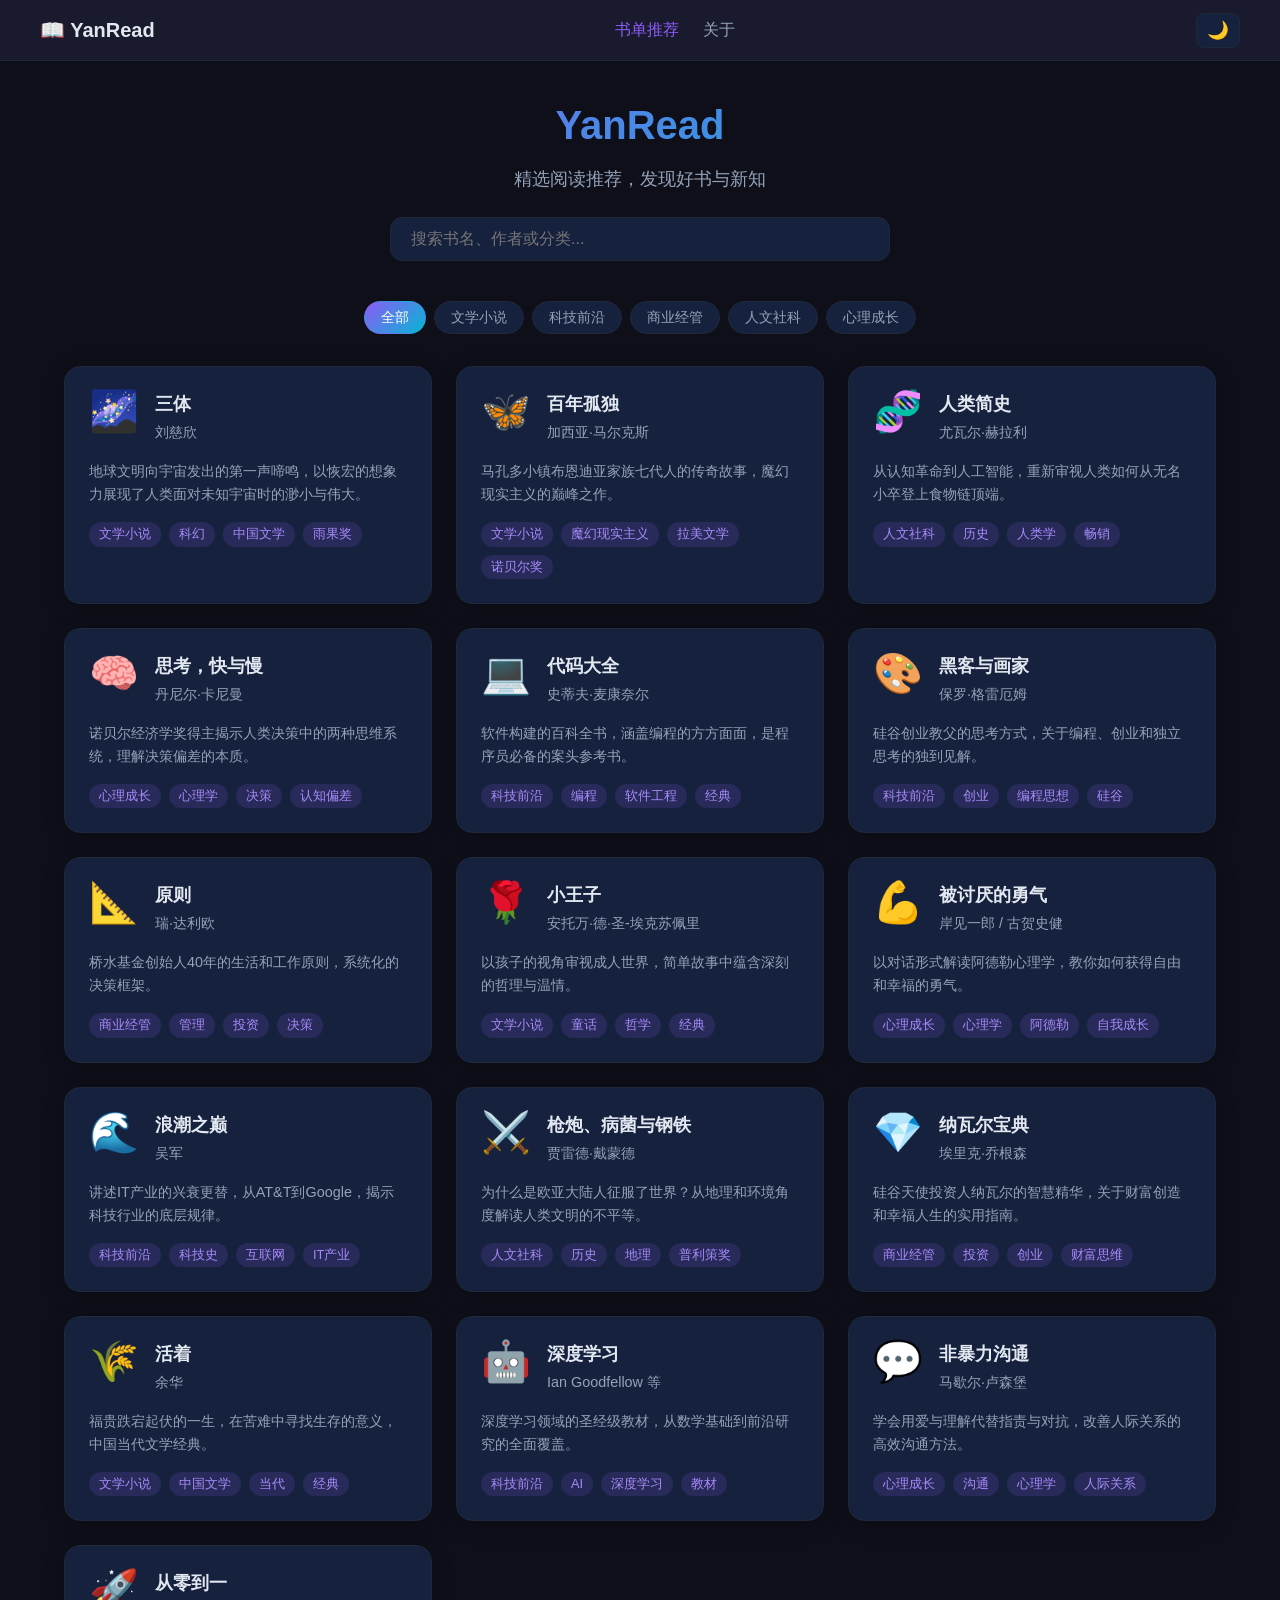
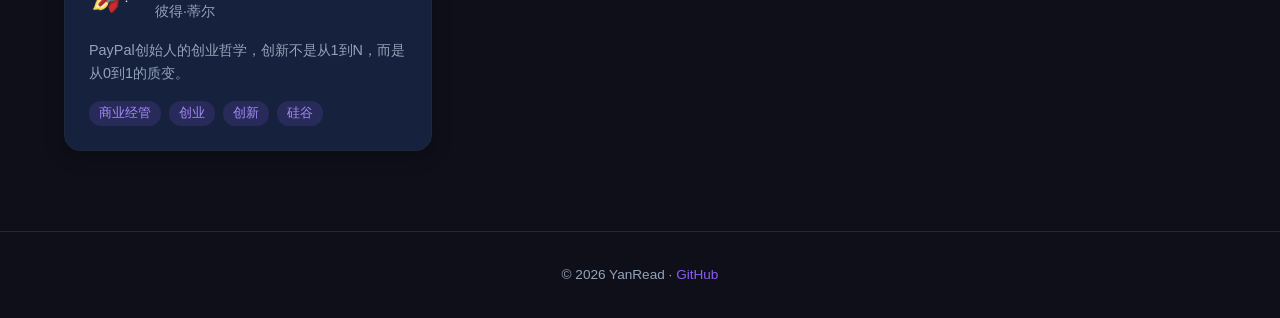
<file: index.html>
<!DOCTYPE html>
<html lang="zh-CN" data-theme="dark">
<head>
    <meta charset="UTF-8">
    <meta name="viewport" content="width=device-width, initial-scale=1.0">
    <title>YanRead - 阅读推荐</title>
    <link rel="stylesheet" href="style.css">
    <link rel="icon" href="data:image/svg+xml,<svg xmlns='http://www.w3.org/2000/svg' viewBox='0 0 100 100'><text y='.9em' font-size='90'>📚</text></svg>">
</head>
<body>
    <nav class="navbar">
        <div class="nav-content">
            <a href="index.html" class="logo">📖 YanRead</a>
            <div class="nav-links">
                <a href="index.html" class="active">书单推荐</a>
                <a href="about.html">关于</a>
            </div>
            <button class="theme-toggle" onclick="toggleTheme()" aria-label="切换主题">
                <span class="theme-icon">🌙</span>
            </button>
        </div>
    </nav>

    <main class="container">
        <section class="hero">
            <h1>YanRead</h1>
            <p>精选阅读推荐，发现好书与新知</p>
            <div class="search-box">
                <input type="text" id="searchInput" placeholder="搜索书名、作者或分类..." oninput="filterBooks()">
            </div>
        </section>

        <section class="categories" id="categories">
            <button class="cat-btn active" data-cat="all" onclick="filterCategory('all')">全部</button>
            <button class="cat-btn" data-cat="文学小说" onclick="filterCategory('文学小说')">文学小说</button>
            <button class="cat-btn" data-cat="科技前沿" onclick="filterCategory('科技前沿')">科技前沿</button>
            <button class="cat-btn" data-cat="商业经管" onclick="filterCategory('商业经管')">商业经管</button>
            <button class="cat-btn" data-cat="人文社科" onclick="filterCategory('人文社科')">人文社科</button>
            <button class="cat-btn" data-cat="心理成长" onclick="filterCategory('心理成长')">心理成长</button>
        </section>

        <section class="books-grid" id="booksGrid"></section>
    </main>

    <footer>
        <p>© 2026 YanRead · <a href="https://github.com/ablcy/YanRead" target="_blank">GitHub</a></p>
    </footer>

    <script src="app.js"></script>
</body>
</html>
</file>
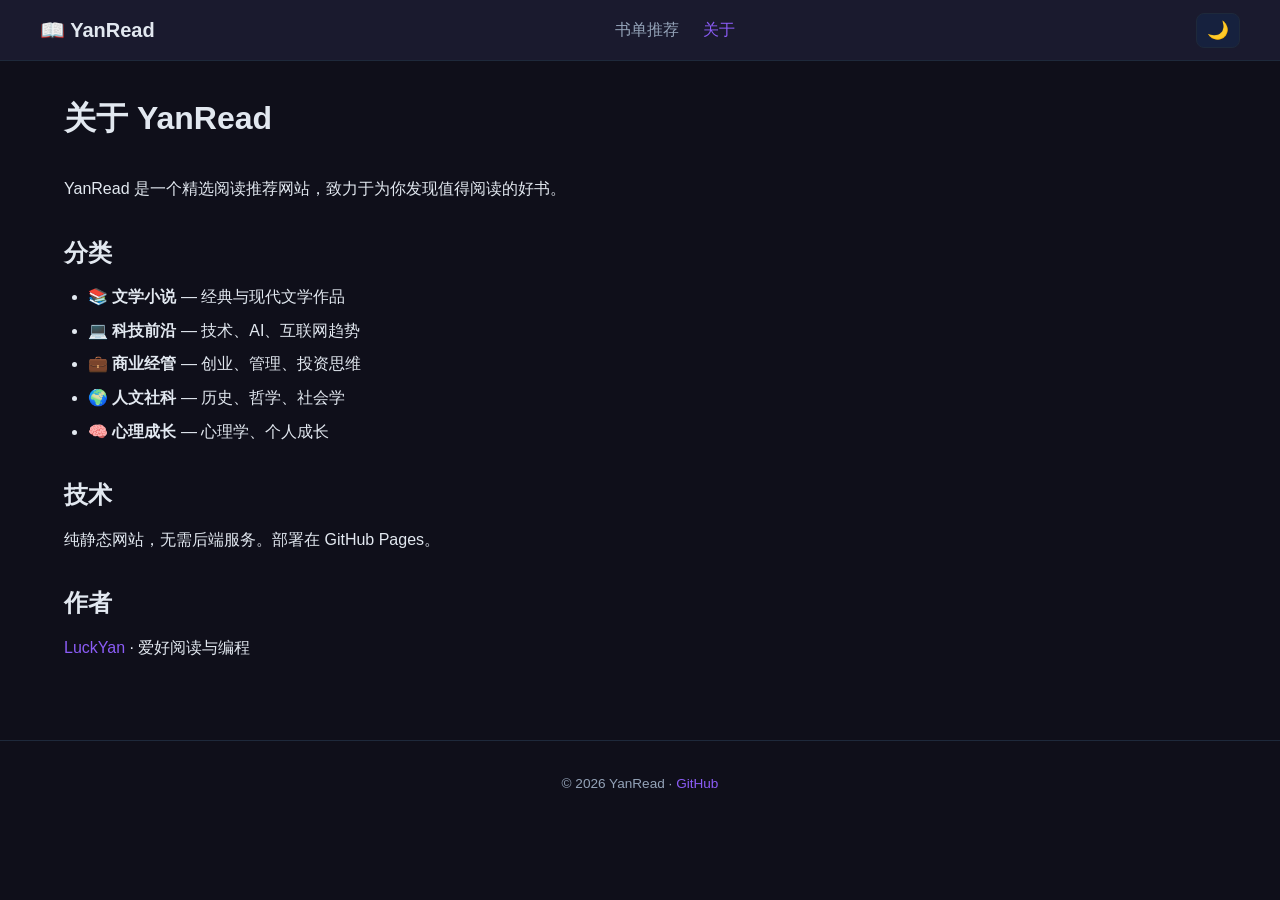
<file: about.html>
<!DOCTYPE html>
<html lang="zh-CN" data-theme="dark">
<head>
    <meta charset="UTF-8">
    <meta name="viewport" content="width=device-width, initial-scale=1.0">
    <title>YanRead - 关于</title>
    <link rel="stylesheet" href="style.css">
    <link rel="icon" href="data:image/svg+xml,<svg xmlns='http://www.w3.org/2000/svg' viewBox='0 0 100 100'><text y='.9em' font-size='90'>📚</text></svg>">
</head>
<body>
    <nav class="navbar">
        <div class="nav-content">
            <a href="index.html" class="logo">📖 YanRead</a>
            <div class="nav-links">
                <a href="index.html">书单推荐</a>
                <a href="about.html" class="active">关于</a>
            </div>
            <button class="theme-toggle" onclick="toggleTheme()" aria-label="切换主题">
                <span class="theme-icon">🌙</span>
            </button>
        </div>
    </nav>

    <main class="container about-page">
        <h1>关于 YanRead</h1>
        <div class="about-content">
            <p>YanRead 是一个精选阅读推荐网站，致力于为你发现值得阅读的好书。</p>
            <h2>分类</h2>
            <ul>
                <li>📚 <strong>文学小说</strong> — 经典与现代文学作品</li>
                <li>💻 <strong>科技前沿</strong> — 技术、AI、互联网趋势</li>
                <li>💼 <strong>商业经管</strong> — 创业、管理、投资思维</li>
                <li>🌍 <strong>人文社科</strong> — 历史、哲学、社会学</li>
                <li>🧠 <strong>心理成长</strong> — 心理学、个人成长</li>
            </ul>
            <h2>技术</h2>
            <p>纯静态网站，无需后端服务。部署在 GitHub Pages。</p>
            <h2>作者</h2>
            <p><a href="https://github.com/ablcy" target="_blank">LuckYan</a> · 爱好阅读与编程</p>
        </div>
    </main>

    <footer>
        <p>© 2026 YanRead · <a href="https://github.com/ablcy/YanRead" target="_blank">GitHub</a></p>
    </footer>

    <script>
        const saved = localStorage.getItem('yanread-theme') || 'dark';
        document.documentElement.setAttribute('data-theme', saved);
        document.querySelector('.theme-icon').textContent = saved === 'dark' ? '🌙' : '☀️';
        function toggleTheme() {
            const t = document.documentElement.getAttribute('data-theme') === 'dark' ? 'light' : 'dark';
            document.documentElement.setAttribute('data-theme', t);
            localStorage.setItem('yanread-theme', t);
            document.querySelector('.theme-icon').textContent = t === 'dark' ? '🌙' : '☀️';
        }
    </script>
</body>
</html>
</file>
<file: style.css>
/* ===== 主题变量 ===== */
:root { --transition: 0.3s ease; }

[data-theme="dark"] {
    --bg-primary: #0f0f1a;
    --bg-secondary: #1a1a2e;
    --bg-card: #16213e;
    --text-primary: #e2e8f0;
    --text-secondary: #94a3b8;
    --border-color: #1e293b;
    --shadow: 0 4px 20px rgba(0,0,0,0.3);
    --gradient: linear-gradient(135deg, #8b5cf6, #06b6d4);
    --tag-bg: rgba(139,92,246,0.15);
    --tag-text: #a78bfa;
}

[data-theme="light"] {
    --bg-primary: #f8fafc;
    --bg-secondary: #ffffff;
    --bg-card: #ffffff;
    --text-primary: #1e293b;
    --text-secondary: #64748b;
    --border-color: #e2e8f0;
    --shadow: 0 4px 20px rgba(0,0,0,0.08);
    --gradient: linear-gradient(135deg, #7c3aed, #0891b2);
    --tag-bg: rgba(139,92,246,0.1);
    --tag-text: #7c3aed;
}

/* ===== 重置 ===== */
* { margin: 0; padding: 0; box-sizing: border-box; }

body {
    font-family: -apple-system, BlinkMacSystemFont, 'Segoe UI', Roboto, sans-serif;
    background: var(--bg-primary);
    color: var(--text-primary);
    min-height: 100vh;
    transition: background var(--transition), color var(--transition);
    line-height: 1.6;
}

a { color: #8b5cf6; text-decoration: none; }
a:hover { text-decoration: underline; }

/* ===== 导航栏 ===== */
.navbar {
    background: var(--bg-secondary);
    border-bottom: 1px solid var(--border-color);
    padding: 0 1.5rem;
    position: sticky;
    top: 0;
    z-index: 100;
    backdrop-filter: blur(10px);
}

.nav-content {
    max-width: 1200px;
    margin: 0 auto;
    display: flex;
    align-items: center;
    justify-content: space-between;
    height: 60px;
}

.logo {
    font-size: 1.25rem;
    font-weight: 700;
    color: var(--text-primary) !important;
    text-decoration: none !important;
}

.nav-links { display: flex; gap: 1.5rem; }
.nav-links a { color: var(--text-secondary); text-decoration: none; transition: color 0.2s; }
.nav-links a:hover, .nav-links a.active { color: #8b5cf6; }

.theme-toggle {
    background: var(--bg-card);
    border: 1px solid var(--border-color);
    border-radius: 8px;
    padding: 6px 10px;
    cursor: pointer;
    font-size: 1.1rem;
    transition: all 0.2s;
}
.theme-toggle:hover { border-color: #8b5cf6; }

/* ===== 容器 ===== */
.container { max-width: 1200px; margin: 0 auto; padding: 2rem 1.5rem; }

/* ===== Hero ===== */
.hero { text-align: center; margin-bottom: 2.5rem; }
.hero h1 {
    font-size: 2.5rem;
    font-weight: 800;
    background: var(--gradient);
    -webkit-background-clip: text;
    -webkit-text-fill-color: transparent;
    background-clip: text;
    margin-bottom: 0.5rem;
}
.hero p { color: var(--text-secondary); font-size: 1.1rem; }

.search-box {
    margin-top: 1.5rem;
    max-width: 500px;
    margin-left: auto;
    margin-right: auto;
}

.search-box input {
    width: 100%;
    padding: 12px 20px;
    border: 1px solid var(--border-color);
    border-radius: 12px;
    background: var(--bg-card);
    color: var(--text-primary);
    font-size: 1rem;
    outline: none;
    transition: border-color 0.2s;
}
.search-box input:focus { border-color: #8b5cf6; }

/* ===== 分类按钮 ===== */
.categories {
    display: flex;
    flex-wrap: wrap;
    gap: 0.5rem;
    justify-content: center;
    margin-bottom: 2rem;
}

.cat-btn {
    padding: 6px 16px;
    border: 1px solid var(--border-color);
    border-radius: 20px;
    background: var(--bg-card);
    color: var(--text-secondary);
    cursor: pointer;
    font-size: 0.9rem;
    transition: all 0.2s;
}
.cat-btn:hover { border-color: #8b5cf6; color: #8b5cf6; }
.cat-btn.active { background: var(--gradient); color: white; border-color: transparent; }

/* ===== 书籍卡片 ===== */
.books-grid {
    display: grid;
    grid-template-columns: repeat(auto-fill, minmax(320px, 1fr));
    gap: 1.5rem;
}

.book-card {
    background: var(--bg-card);
    border: 1px solid var(--border-color);
    border-radius: 16px;
    padding: 1.5rem;
    transition: all 0.3s;
    box-shadow: var(--shadow);
    animation: fadeInUp 0.5s ease forwards;
    opacity: 0;
}

.book-card:hover {
    transform: translateY(-4px);
    border-color: #8b5cf6;
    box-shadow: 0 8px 30px rgba(139,92,246,0.15);
}

@keyframes fadeInUp {
    from { opacity: 0; transform: translateY(20px); }
    to { opacity: 1; transform: translateY(0); }
}

.book-header { display: flex; align-items: flex-start; gap: 1rem; margin-bottom: 1rem; }
.book-emoji { font-size: 2.5rem; line-height: 1; }
.book-title { font-size: 1.15rem; font-weight: 700; line-height: 1.4; }
.book-author { color: var(--text-secondary); font-size: 0.9rem; margin-top: 0.25rem; }

.book-desc {
    color: var(--text-secondary);
    font-size: 0.9rem;
    line-height: 1.6;
    margin-bottom: 1rem;
}

.book-meta { display: flex; gap: 0.5rem; flex-wrap: wrap; }
.book-tag {
    padding: 2px 10px;
    border-radius: 12px;
    background: var(--tag-bg);
    color: var(--tag-text);
    font-size: 0.8rem;
}

/* ===== 关于页 ===== */
.about-page h1 { margin-bottom: 2rem; }
.about-content { max-width: 700px; }
.about-content h2 { margin-top: 2rem; margin-bottom: 0.75rem; }
.about-content ul { padding-left: 1.5rem; margin-bottom: 1rem; }
.about-content li { margin-bottom: 0.5rem; }

/* ===== Footer ===== */
footer {
    text-align: center;
    padding: 2rem;
    color: var(--text-secondary);
    font-size: 0.85rem;
    border-top: 1px solid var(--border-color);
    margin-top: 3rem;
}
footer a { color: #8b5cf6; }

/* ===== 响应式 ===== */
@media (max-width: 480px) {
    .hero h1 { font-size: 1.8rem; }
    .books-grid { grid-template-columns: 1fr; }
    .nav-links { gap: 1rem; }
}
</file>
